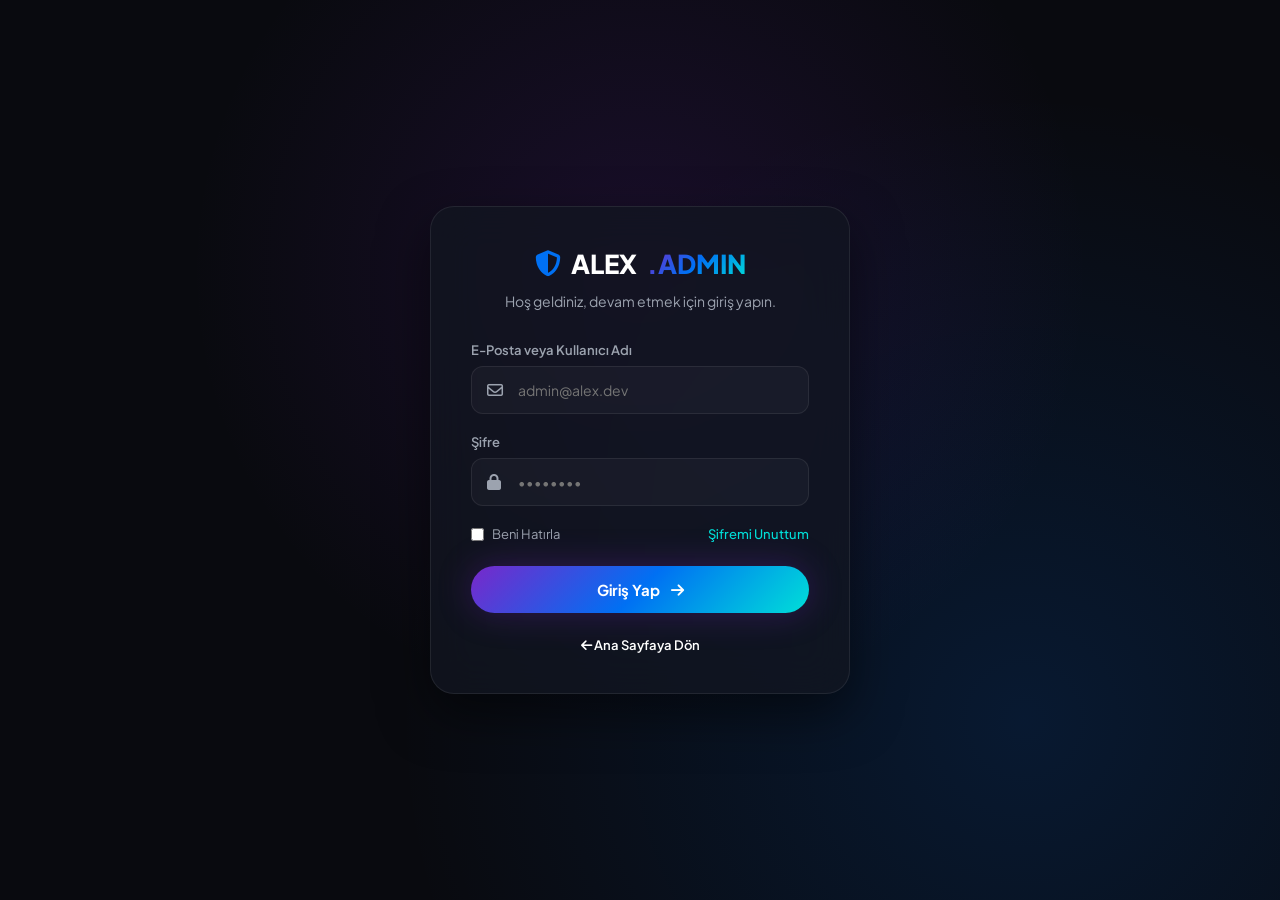
<file: Case1Protfolyo/wwwroot/AdminTemplate/admin-login.html>
<!DOCTYPE html>
<html lang="tr">
<head>
    <meta charset="UTF-8">
    <meta name="viewport" content="width=device-width, initial-scale=1.0">
    <title>ALEX.DEV - Admin Login</title>
    <link rel="preconnect" href="https://fonts.googleapis.com">
    <link rel="preconnect" href="https://fonts.gstatic.com" crossorigin>
    <link href="https://fonts.googleapis.com/css2?family=Plus+Jakarta+Sans:wght@300;400;500;600;700;800&display=swap" rel="stylesheet">
    <link rel="stylesheet" href="https://cdnjs.cloudflare.com/ajax/libs/font-awesome/6.4.0/css/all.min.css">

    <style>
        :root {
            --bg-dark: #090a0f;
            --bg-card: rgba(18, 22, 33, 0.75);
            --accent-purple: #7928ca;
            --accent-blue: #0070f3;
            --accent-cyan: #00dfd8;
            --accent-gradient: linear-gradient(135deg, #7928ca 0%, #0070f3 50%, #00dfd8 100%);
            --text-main: #f3f4f6;
            --text-muted: #9ca3af;
            --border-color: rgba(255, 255, 255, 0.08);
            --glow: 0 0 35px rgba(121, 40, 202, 0.3);
        }

        * {
            margin: 0;
            padding: 0;
            box-sizing: border-box;
            font-family: 'Plus Jakarta Sans', sans-serif;
        }

        body {
            background-color: var(--bg-dark);
            color: var(--text-main);
            min-height: 100vh;
            display: flex;
            align-items: center;
            justify-content: center;
            padding: 20px;
            background-image: radial-gradient(circle at 50% 30%, rgba(121, 40, 202, 0.15) 0%, transparent 50%), radial-gradient(circle at 80% 80%, rgba(0, 112, 243, 0.15) 0%, transparent 50%);
        }

        .login-card {
            width: 100%;
            max-width: 420px;
            background: var(--bg-card);
            border: 1px solid var(--border-color);
            border-radius: 24px;
            padding: 40px;
            backdrop-filter: blur(20px);
            box-shadow: 0 20px 50px rgba(0, 0, 0, 0.5);
            position: relative;
        }

        .login-header {
            text-align: center;
            margin-bottom: 32px;
        }

        .logo {
            font-size: 26px;
            font-weight: 800;
            color: #fff;
            text-decoration: none;
            display: inline-flex;
            align-items: center;
            gap: 10px;
            margin-bottom: 12px;
        }

            .logo span {
                background: var(--accent-gradient);
                -webkit-background-clip: text;
                -webkit-text-fill-color: transparent;
            }

        .login-subtitle {
            font-size: 14px;
            color: var(--text-muted);
        }

        .form-group {
            margin-bottom: 20px;
        }

        .form-label {
            display: block;
            font-size: 13px;
            font-weight: 600;
            margin-bottom: 8px;
            color: var(--text-muted);
        }

        .input-wrapper {
            position: relative;
            display: flex;
            align-items: center;
        }

        .input-icon {
            position: absolute;
            left: 16px;
            color: var(--text-muted);
            font-size: 16px;
        }

        .form-input {
            width: 100%;
            padding: 14px 16px 14px 46px;
            border-radius: 12px;
            background: rgba(255, 255, 255, 0.03);
            border: 1px solid var(--border-color);
            color: #fff;
            font-size: 14px;
            outline: none;
            transition: all 0.3s ease;
        }

            .form-input:focus {
                border-color: var(--accent-blue);
                background: rgba(255, 255, 255, 0.05);
                box-shadow: 0 0 15px rgba(0, 112, 243, 0.2);
            }

        .form-options {
            display: flex;
            justify-content: space-between;
            align-items: center;
            font-size: 13px;
            margin-bottom: 24px;
        }

        .remember-me {
            display: flex;
            align-items: center;
            gap: 8px;
            color: var(--text-muted);
            cursor: pointer;
        }

        .forgot-pass {
            color: var(--accent-cyan);
            text-decoration: none;
            font-weight: 500;
        }

            .forgot-pass:hover {
                text-decoration: underline;
            }

        .btn-submit {
            width: 100%;
            padding: 14px;
            border-radius: 50px;
            background: var(--accent-gradient);
            color: #fff;
            font-weight: 700;
            font-size: 15px;
            border: none;
            cursor: pointer;
            box-shadow: var(--glow);
            transition: all 0.3s ease;
        }

            .btn-submit:hover {
                transform: translateY(-2px);
                box-shadow: 0 0 40px rgba(121, 40, 202, 0.5);
            }

        .login-footer {
            text-align: center;
            margin-top: 24px;
            font-size: 13px;
            color: var(--text-muted);
        }

            .login-footer a {
                color: #fff;
                text-decoration: none;
                font-weight: 600;
            }
    </style>
</head>
<body>

    <div class="login-card">
        <div class="login-header">
            <a href="index.html" class="logo">
                <i class="fa-solid fa-shield-halved" style="color: var(--accent-blue);"></i>
                ALEX<span>.ADMIN</span>
            </a>
            <p class="login-subtitle">Hoş geldiniz, devam etmek için giriş yapın.</p>
        </div>

        <form action="admin-dashboard.html">
            <div class="form-group">
                <label class="form-label">E-Posta veya Kullanıcı Adı</label>
                <div class="input-wrapper">
                    <i class="fa-regular fa-envelope input-icon"></i>
                    <input type="text" class="form-input" placeholder="admin@alex.dev" required>
                </div>
            </div>

            <div class="form-group">
                <label class="form-label">Şifre</label>
                <div class="input-wrapper">
                    <i class="fa-solid fa-lock input-icon"></i>
                    <input type="password" class="form-input" placeholder="••••••••" required>
                </div>
            </div>

            <div class="form-options">
                <label class="remember-me">
                    <input type="checkbox"> Beni Hatırla
                </label>
                <a href="#" class="forgot-pass">Şifremi Unuttum</a>
            </div>

            <button type="submit" class="btn-submit">
                Giriş Yap <i class="fa-solid fa-arrow-right" style="margin-left: 8px;"></i>
            </button>
        </form>

        <div class="login-footer">
            <a href="index.html"><i class="fa-solid fa-arrow-left"></i> Ana Sayfaya Dön</a>
        </div>
    </div>

</body>
</html>
</file>
